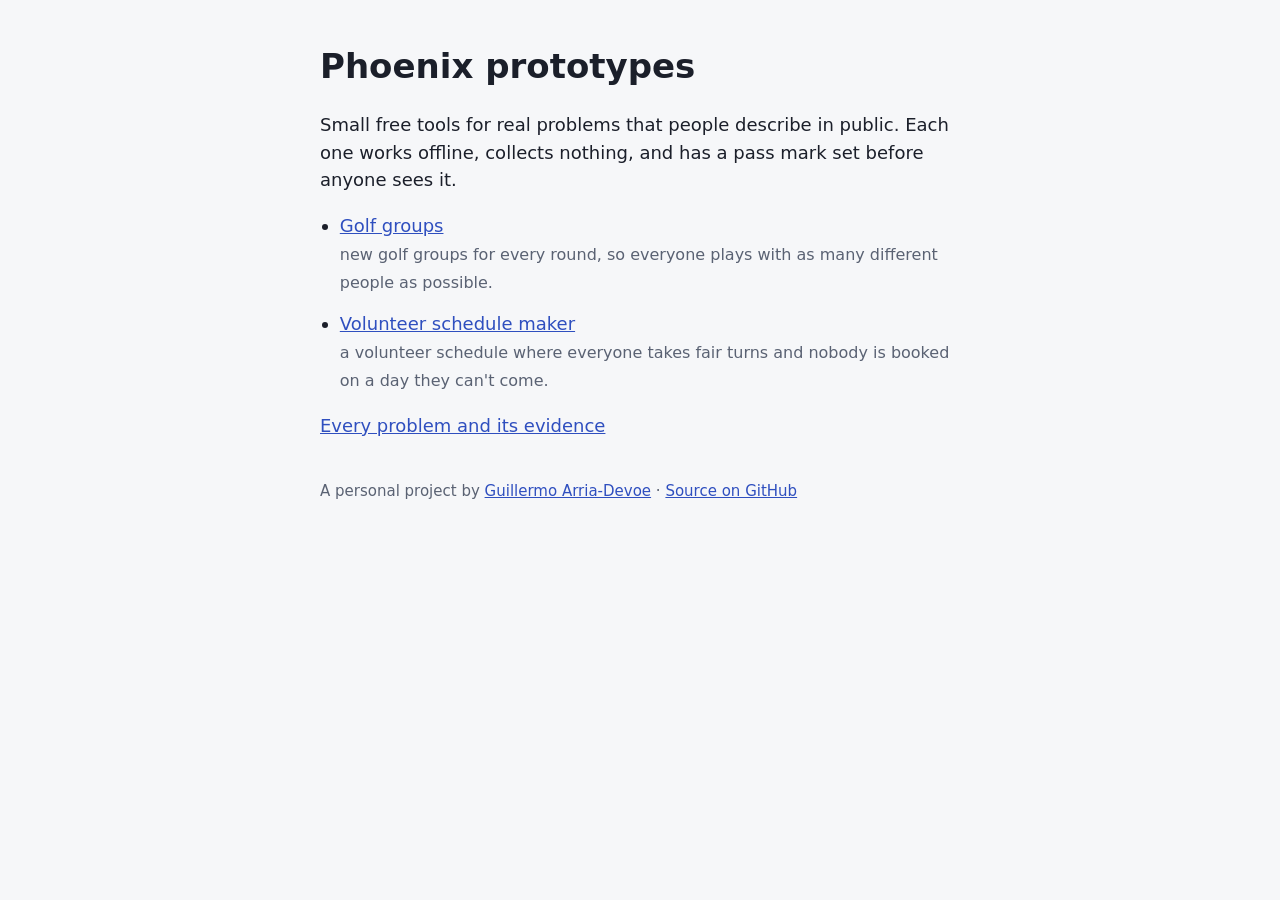
<file: index.html>
<!doctype html>
<html lang="en">
<head>
  <meta charset="utf-8">
  <meta name="viewport" content="width=device-width, initial-scale=1">
  <title>Phoenix prototypes</title>
  <meta name="description" content="Small free tools for real problems people describe in public, built at night by Phoenix.">
  <style>
    :root { color-scheme: light dark; --bg: #f6f7f9; --fg: #1b1f2a; --muted: #5a6273; --link: #2f4fbf; }
    @media (prefers-color-scheme: dark) { :root { --bg: #10131c; --fg: #e8eaf1; --muted: #a2a9ba; --link: #a9b8ff; } }
    body { margin: 0; background: var(--bg); color: var(--fg); font: 18px/1.55 system-ui, sans-serif; padding: 40px 16px; }
    main { max-width: 640px; margin: 0 auto; }
    h1 { margin: 0 0 8px; font-size: 34px; }
    p, li { max-width: 60ch; }
    ul { padding-left: 1.1em; }
    li { margin-bottom: 14px; }
    li span { color: var(--muted); font-size: 16px; }
    a { color: var(--link); }
    footer { margin-top: 40px; color: var(--muted); font-size: 15px; }
  </style>
</head>
<body>
  <main>
    <h1>Phoenix prototypes</h1>
    <p>Small free tools for real problems that people describe in public. Each one works offline,
    collects nothing, and has a pass mark set before anyone sees it.</p>
    <ul>
      <li><a href="prototypes/golf-groups/">Golf groups</a><br><span>new golf groups for every round, so everyone plays with as many different people as possible.</span></li>
      <li><a href="prototypes/volunteer-schedule/">Volunteer schedule maker</a><br><span>a volunteer schedule where everyone takes fair turns and nobody is booked on a day they can&#x27;t come.</span></li>
    </ul>
    <p><a href="https://github.com/guillearria/phoenix/blob/main/prototypes/IDEAS.md">Every problem and its evidence</a></p>
    <footer>A personal project by <a href="https://github.com/guillearria">Guillermo Arria-Devoe</a> ·
    <a href="https://github.com/guillearria/phoenix">Source on GitHub</a></footer>
  </main>
</body>
</html>
</file>
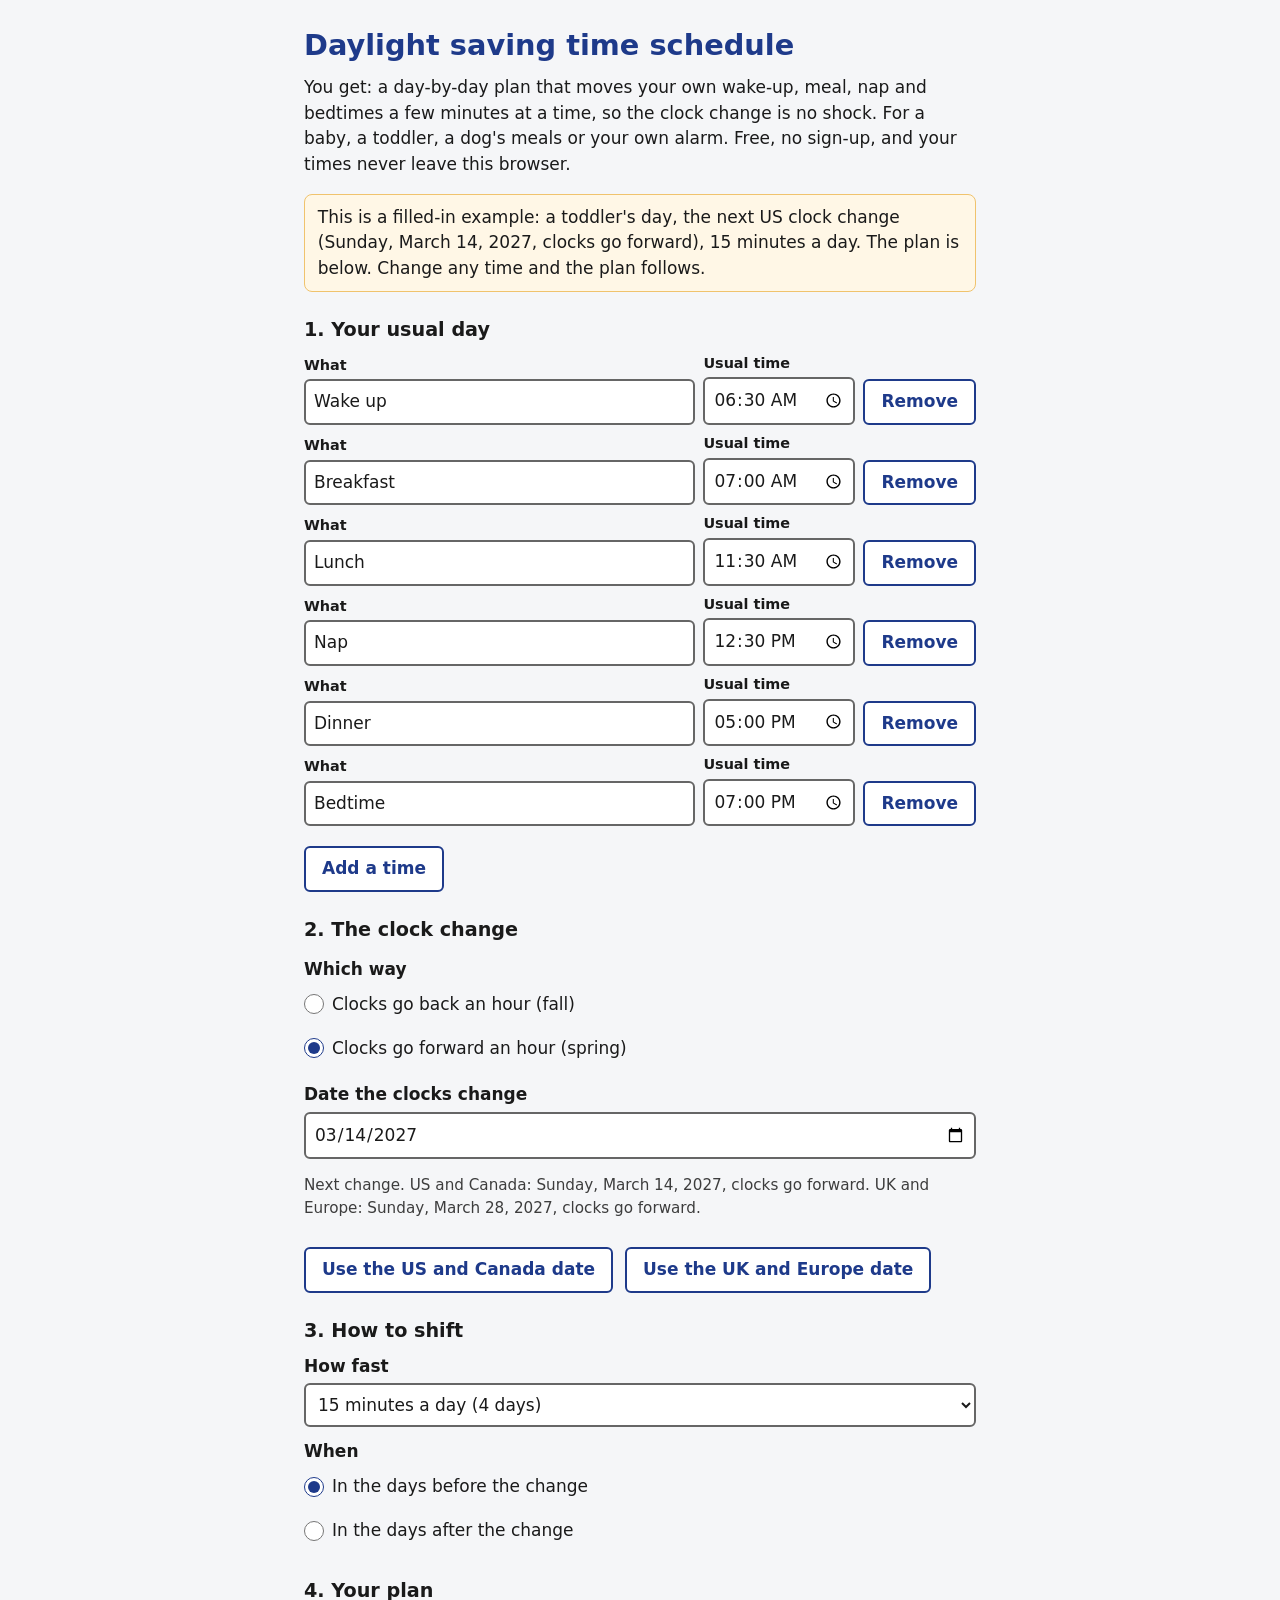
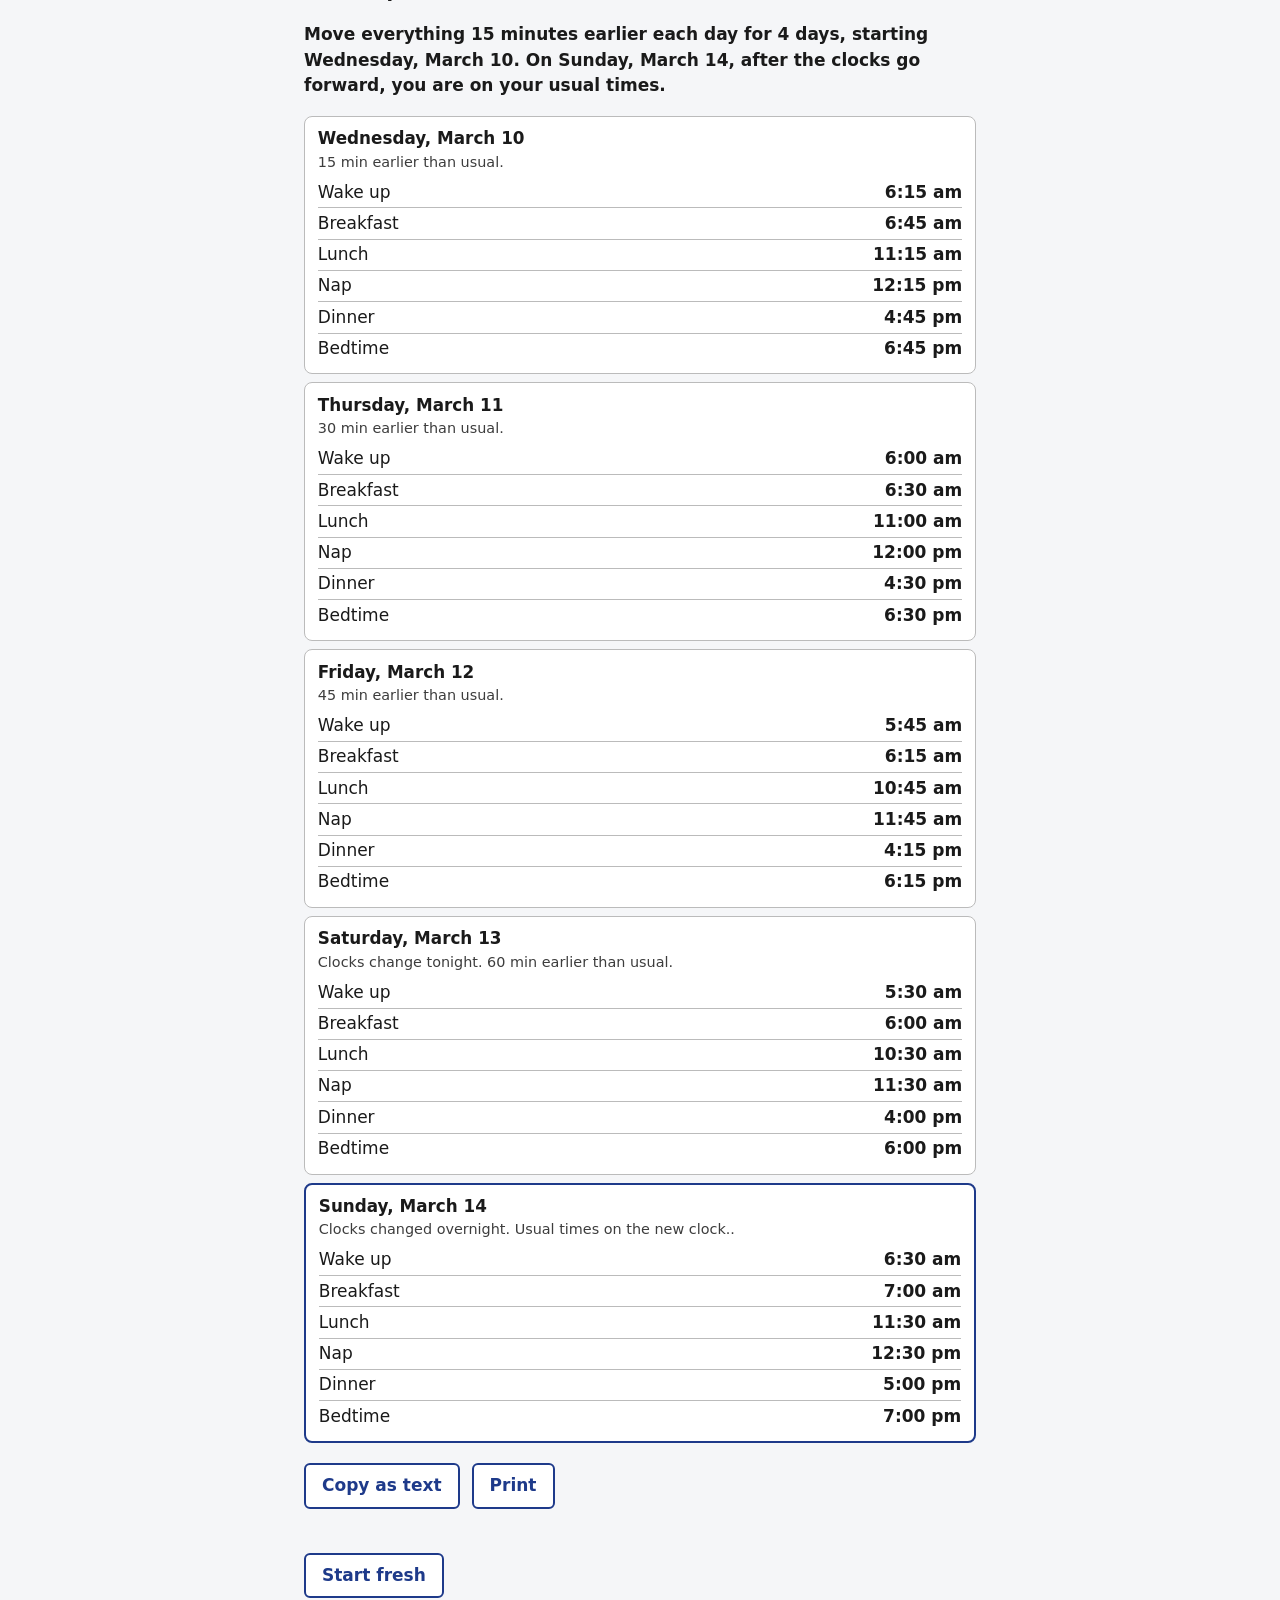
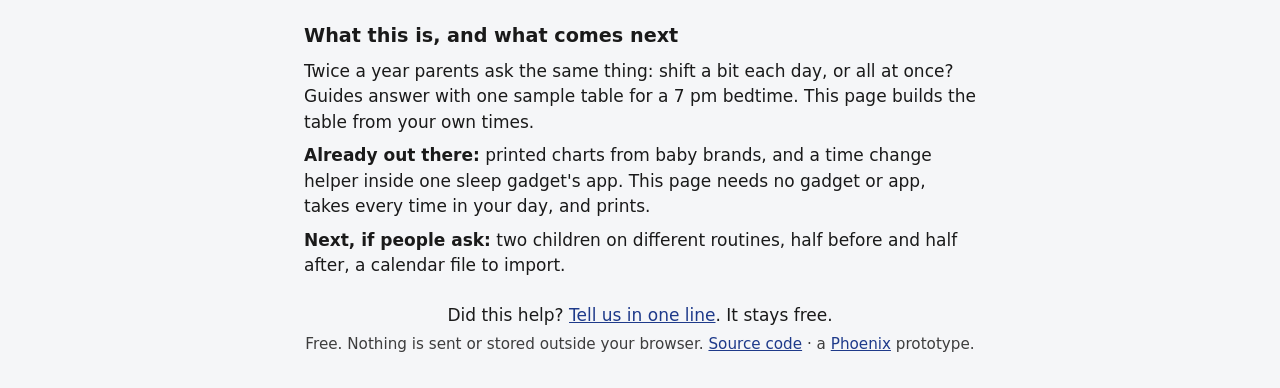
<file: prototypes/daylight-saving-schedule/index.html>
<!doctype html>
<html lang="en">
<head>
<meta charset="utf-8">
<meta name="viewport" content="width=device-width, initial-scale=1">
<meta http-equiv="Content-Security-Policy" content="default-src 'none'; script-src 'self'; style-src 'self'; img-src 'self'; connect-src 'none'; form-action 'none'; base-uri 'none'">
<title>Daylight saving time schedule: shift your day a little at a time</title>
<link rel="stylesheet" href="style.css">
</head>
<body>
<main>
  <h1>Daylight saving time schedule</h1>
  <p class="lead">You get: a day-by-day plan that moves your own wake-up, meal, nap and bedtimes a few minutes
    at a time, so the clock change is no shock.
    For a baby, a toddler, a dog's meals or your own alarm. Free, no sign-up, and your times never leave this browser.</p>
  <p class="example" id="example-note">This is a filled-in example: a toddler's day, the next US clock change
    (<span id="example-when">Sunday, November 1, 2026</span>), 15 minutes a day. The plan is below.
    Change any time and the plan follows.</p>

  <section aria-labelledby="h-day">
    <h2 id="h-day">1. Your usual day</h2>
    <div id="items"></div>
    <button type="button" id="add" class="secondary">Add a time</button>
  </section>

  <section aria-labelledby="h-change">
    <h2 id="h-change">2. The clock change</h2>
    <fieldset>
      <legend>Which way</legend>
      <label class="choice"><input type="radio" name="dir" value="back" checked> Clocks go back an hour (fall)</label>
      <label class="choice"><input type="radio" name="dir" value="forward"> Clocks go forward an hour (spring)</label>
    </fieldset>
    <label for="date">Date the clocks change</label>
    <input id="date" type="date">
    <p class="hint" id="next"></p>
    <div class="row">
      <button type="button" id="use-us" class="secondary">Use the US and Canada date</button>
      <button type="button" id="use-eu" class="secondary">Use the UK and Europe date</button>
    </div>

    <h2>3. How to shift</h2>
    <label for="step">How fast</label>
    <select id="step">
      <option value="10">10 minutes a day (6 days)</option>
      <option value="15" selected>15 minutes a day (4 days)</option>
      <option value="20">20 minutes a day (3 days)</option>
      <option value="30">30 minutes a day (2 days)</option>
    </select>
    <fieldset>
      <legend>When</legend>
      <label class="choice"><input type="radio" name="when" value="before" checked> In the days before the change</label>
      <label class="choice"><input type="radio" name="when" value="after"> In the days after the change</label>
    </fieldset>
  </section>

  <section id="out" aria-labelledby="h-plan">
    <h2 id="h-plan">4. Your plan</h2>
    <p id="summary" class="summary" aria-live="polite"></p>
    <div id="days"></div>
    <div class="row actions">
      <button type="button" id="copy" class="secondary">Copy as text</button>
      <button type="button" id="print" class="secondary">Print</button>
    </div>
    <p id="copied" class="hint" aria-live="polite"></p>
  </section>

  <p class="foot"><button type="button" id="clear" class="secondary">Start fresh</button></p>

  <section class="about" aria-labelledby="h-about">
    <h2 id="h-about">What this is, and what comes next</h2>
    <p>Twice a year parents ask the same thing: shift a bit each day, or all at once? Guides answer with one
      sample table for a 7 pm bedtime. This page builds the table from your own times.</p>
    <p><strong>Already out there:</strong> printed charts from baby brands, and a time change helper inside one
      sleep gadget's app. This page needs no gadget or app, takes every time in your day, and prints.</p>
    <p><strong>Next, if people ask:</strong> two children on different routines, half before and half after,
      a calendar file to import.</p>
  </section>

  <footer class="feedback">
    <p>Did this help? <a href="https://github.com/guillearria/phoenix/issues/new?title=Daylight+saving+time+schedule%3A+feedback&body=What+did+you+try%2C+and+what+happened%3F%0A%0A">Tell us in one line</a>. It stays free.</p>
    <p class="trust">Free. Nothing is sent or stored outside your browser.
      <a href="https://github.com/guillearria/phoenix/tree/main/prototypes/daylight-saving-schedule">Source code</a> ·
      a <a href="https://guillearria.github.io/phoenix/">Phoenix</a> prototype.</p>
  </footer>
</main>
<script src="script.js"></script>
</body>
</html>
</file>
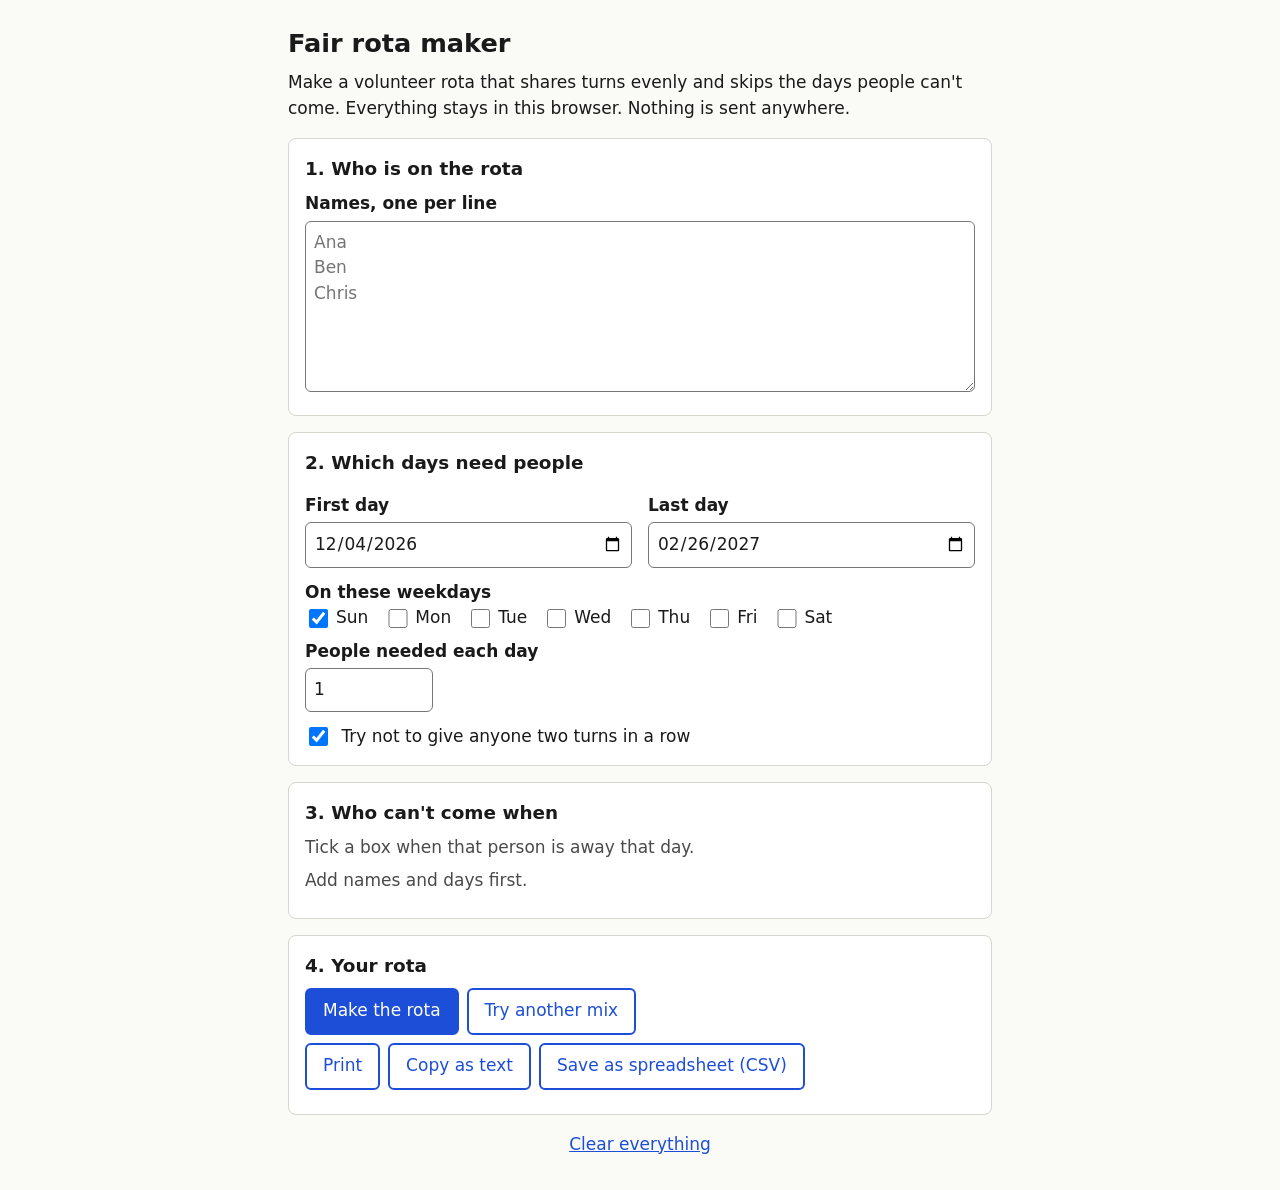
<file: prototypes/fair-rota/index.html>
<!doctype html>
<html lang="en">
<head>
<meta charset="utf-8">
<meta name="viewport" content="width=device-width, initial-scale=1">
<title>Fair rota maker</title>
<link rel="stylesheet" href="style.css">
</head>
<body>
<main>
  <h1>Fair rota maker</h1>
  <p class="lead">Make a volunteer rota that shares turns evenly and skips the days people can't come.
    Everything stays in this browser. Nothing is sent anywhere.</p>

  <section aria-labelledby="h-people">
    <h2 id="h-people">1. Who is on the rota</h2>
    <label for="people">Names, one per line</label>
    <textarea id="people" rows="6" placeholder="Ana&#10;Ben&#10;Chris"></textarea>
  </section>

  <section aria-labelledby="h-dates">
    <h2 id="h-dates">2. Which days need people</h2>
    <div class="row">
      <div>
        <label for="start">First day</label>
        <input type="date" id="start">
      </div>
      <div>
        <label for="end">Last day</label>
        <input type="date" id="end">
      </div>
    </div>
    <fieldset>
      <legend>On these weekdays</legend>
      <div class="days" id="days"></div>
    </fieldset>
    <label for="slots">People needed each day</label>
    <input type="number" id="slots" min="1" max="20" value="1" inputmode="numeric">
    <div class="check">
      <input type="checkbox" id="avoid" checked>
      <label for="avoid">Try not to give anyone two turns in a row</label>
    </div>
  </section>

  <section aria-labelledby="h-away">
    <h2 id="h-away">3. Who can't come when</h2>
    <p class="hint">Tick a box when that person is away that day.</p>
    <div id="away" class="scroll" tabindex="0" role="region" aria-labelledby="h-away"></div>
  </section>

  <section class="rota" aria-labelledby="h-rota">
    <h2 id="h-rota">4. Your rota</h2>
    <div class="buttons">
      <button type="button" id="make">Make the rota</button>
      <button type="button" id="shuffle" class="secondary">Try another mix</button>
    </div>
    <div id="result" aria-live="polite"></div>
    <div class="buttons" id="out-buttons" hidden>
      <button type="button" id="print" class="secondary">Print</button>
      <button type="button" id="copy" class="secondary">Copy as text</button>
      <button type="button" id="csv" class="secondary">Save as spreadsheet (CSV)</button>
    </div>
    <p id="status" class="hint" role="status"></p>
  </section>

  <p class="foot"><button type="button" id="clear" class="link">Clear everything</button></p>
</main>
<script src="script.js"></script>
</body>
</html>
</file>
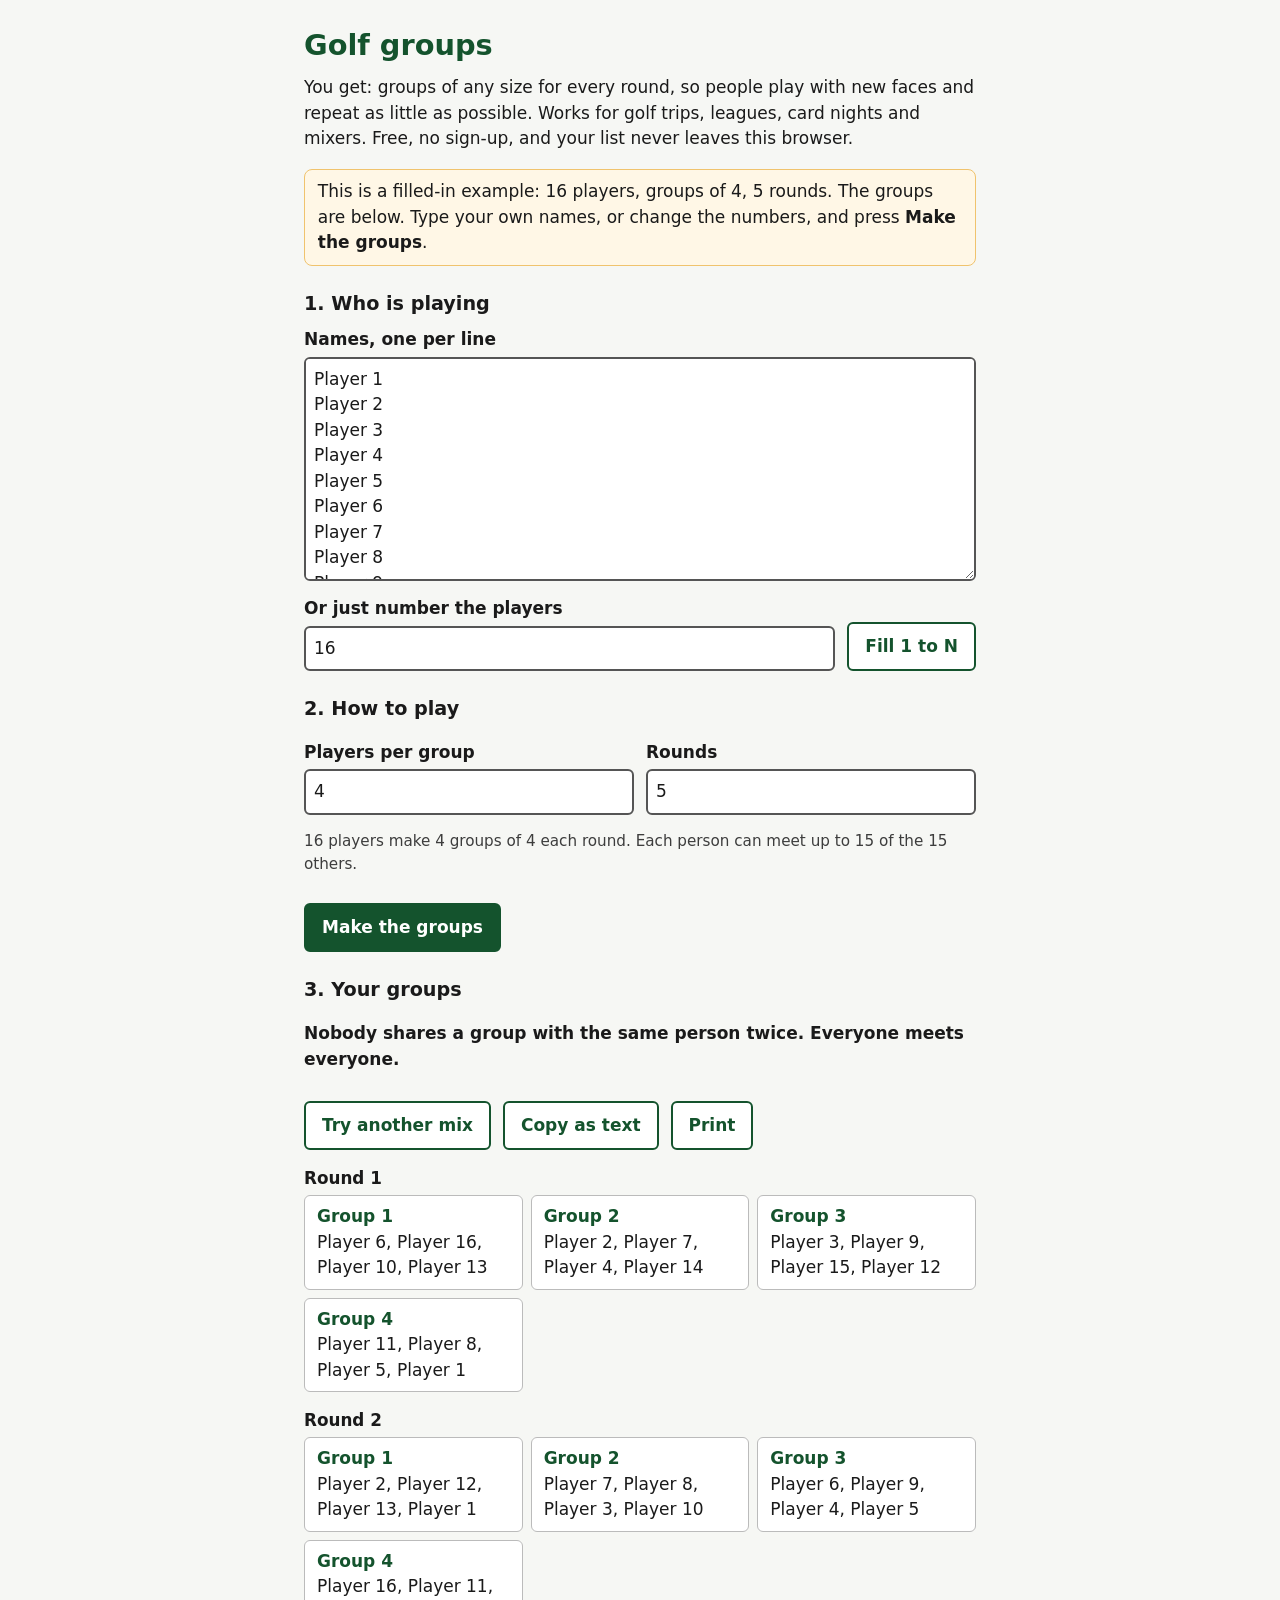
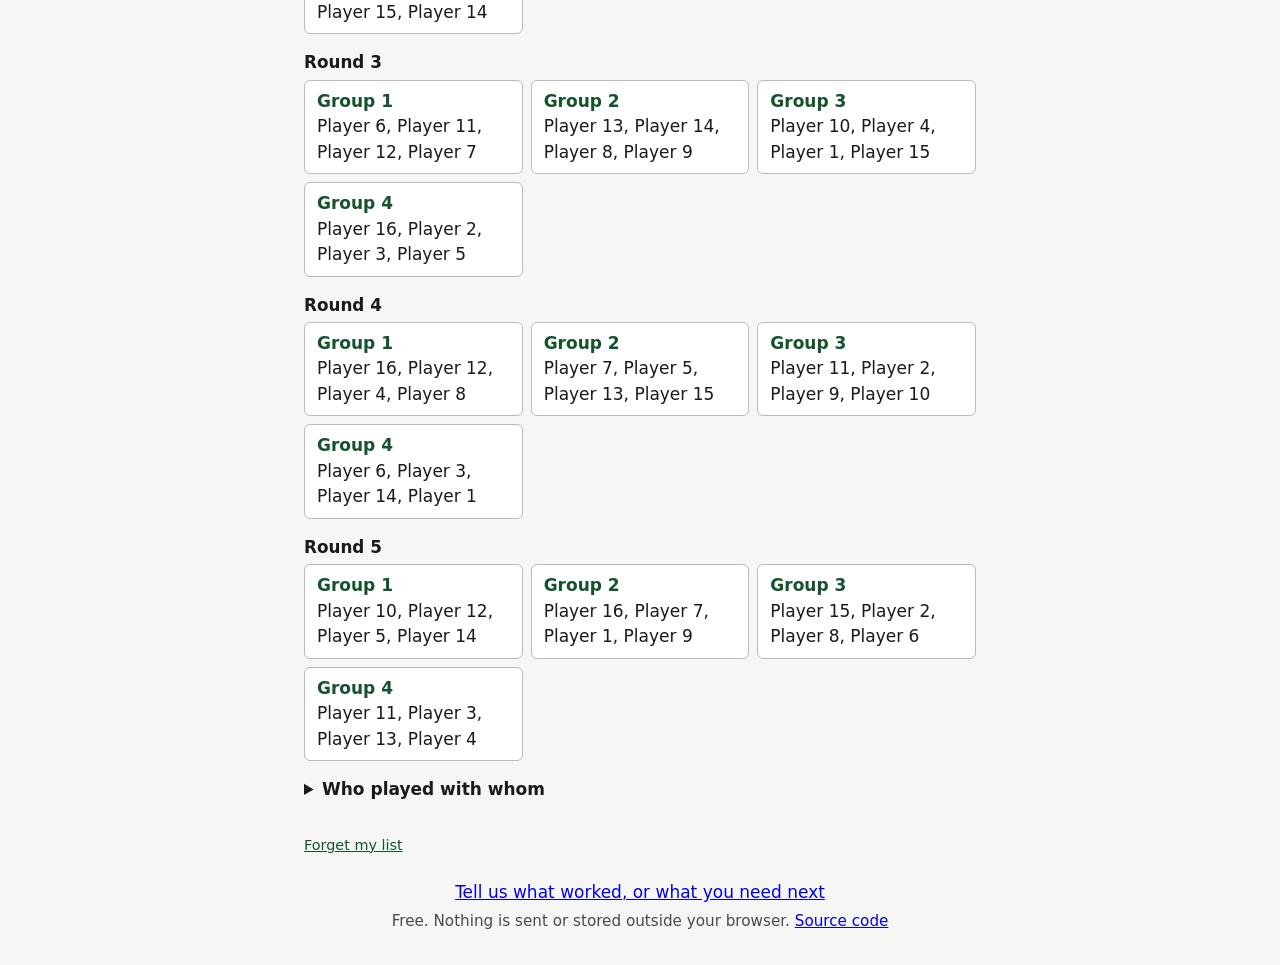
<file: prototypes/golf-groups/index.html>
<!doctype html>
<html lang="en">
<head>
<meta charset="utf-8">
<meta name="viewport" content="width=device-width, initial-scale=1">
<meta http-equiv="Content-Security-Policy" content="default-src 'none'; script-src 'self'; style-src 'self'; img-src 'self'; connect-src 'none'; form-action 'none'; base-uri 'none'">
<title>Golf groups: mix everyone, repeat little</title>
<link rel="stylesheet" href="style.css">
</head>
<body>
<main>
  <h1>Golf groups</h1>
  <p class="lead">You get: groups of any size for every round, so people play with new faces and repeat as little as possible.
  Works for golf trips, leagues, card nights and mixers. Free, no sign-up, and your list never leaves this browser.</p>
  <p class="example" id="example-note">This is a filled-in example: 16 players, groups of 4, 5 rounds. The groups are below.
    Type your own names, or change the numbers, and press <strong>Make the groups</strong>.</p>

  <section aria-labelledby="setup">
    <h2 id="setup">1. Who is playing</h2>
    <label for="names">Names, one per line</label>
    <textarea id="names" rows="8" spellcheck="false" placeholder="Ann&#10;Ben&#10;Cara&#10;..."></textarea>
    <div class="row">
      <div>
        <label for="count">Or just number the players</label>
        <input id="count" type="number" min="2" max="200" value="16" inputmode="numeric">
      </div>
      <button type="button" id="fill" class="secondary">Fill 1 to N</button>
    </div>

    <h2>2. How to play</h2>
    <div class="row">
      <div>
        <label for="size">Players per group</label>
        <input id="size" type="number" min="2" max="12" value="4" inputmode="numeric">
      </div>
      <div>
        <label for="rounds">Rounds</label>
        <input id="rounds" type="number" min="1" max="60" value="5" inputmode="numeric">
      </div>
    </div>
    <p class="hint" id="math" aria-live="polite"></p>
    <button type="button" id="make">Make the groups</button>
  </section>

  <section id="out" hidden aria-labelledby="result">
    <h2 id="result">3. Your groups</h2>
    <p id="summary" class="summary" aria-live="polite"></p>
    <div class="row actions">
      <button type="button" id="again" class="secondary">Try another mix</button>
      <button type="button" id="copy" class="secondary">Copy as text</button>
      <button type="button" id="print" class="secondary">Print</button>
    </div>
    <p id="copied" class="hint" aria-live="polite"></p>
    <div id="rounds-out"></div>
    <details>
      <summary>Who played with whom</summary>
      <p class="hint">How many rounds each person shared a group with each other person.</p>
      <div id="per-player"></div>
    </details>
  </section>

  <p class="foot"><button type="button" id="clear" class="link">Forget my list</button></p>


  <footer class="feedback">
    <p><a href="https://github.com/guillearria/phoenix/issues/new?title=Golf+groups%3A+feedback&body=What+worked%2C+and+what+do+you+need+next%3F%0A%0A">Tell us what worked, or what you need next</a></p>
    <p class="trust">Free. Nothing is sent or stored outside your browser.
      <a href="https://github.com/guillearria/phoenix/tree/main/prototypes/golf-groups">Source code</a></p>
  </footer>
</main>
<script src="script.js"></script>
</body>
</html>
</file>
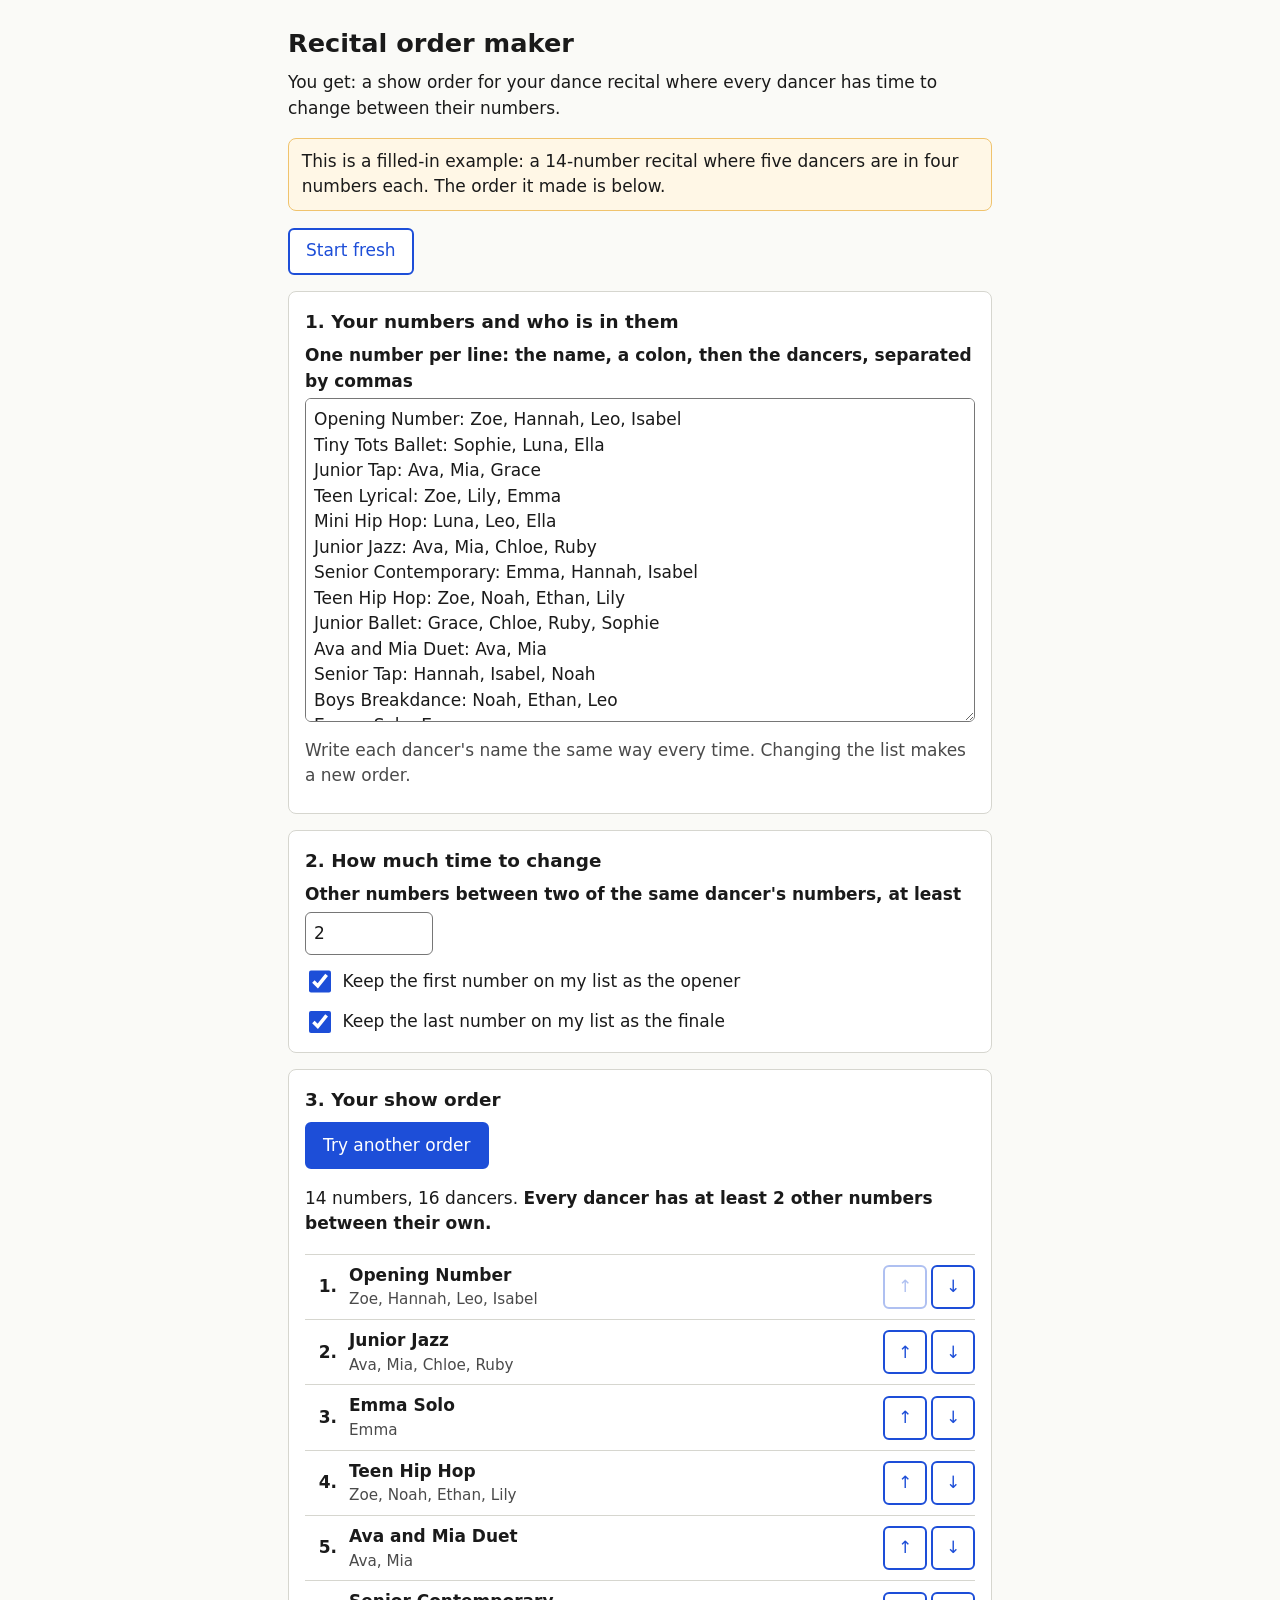
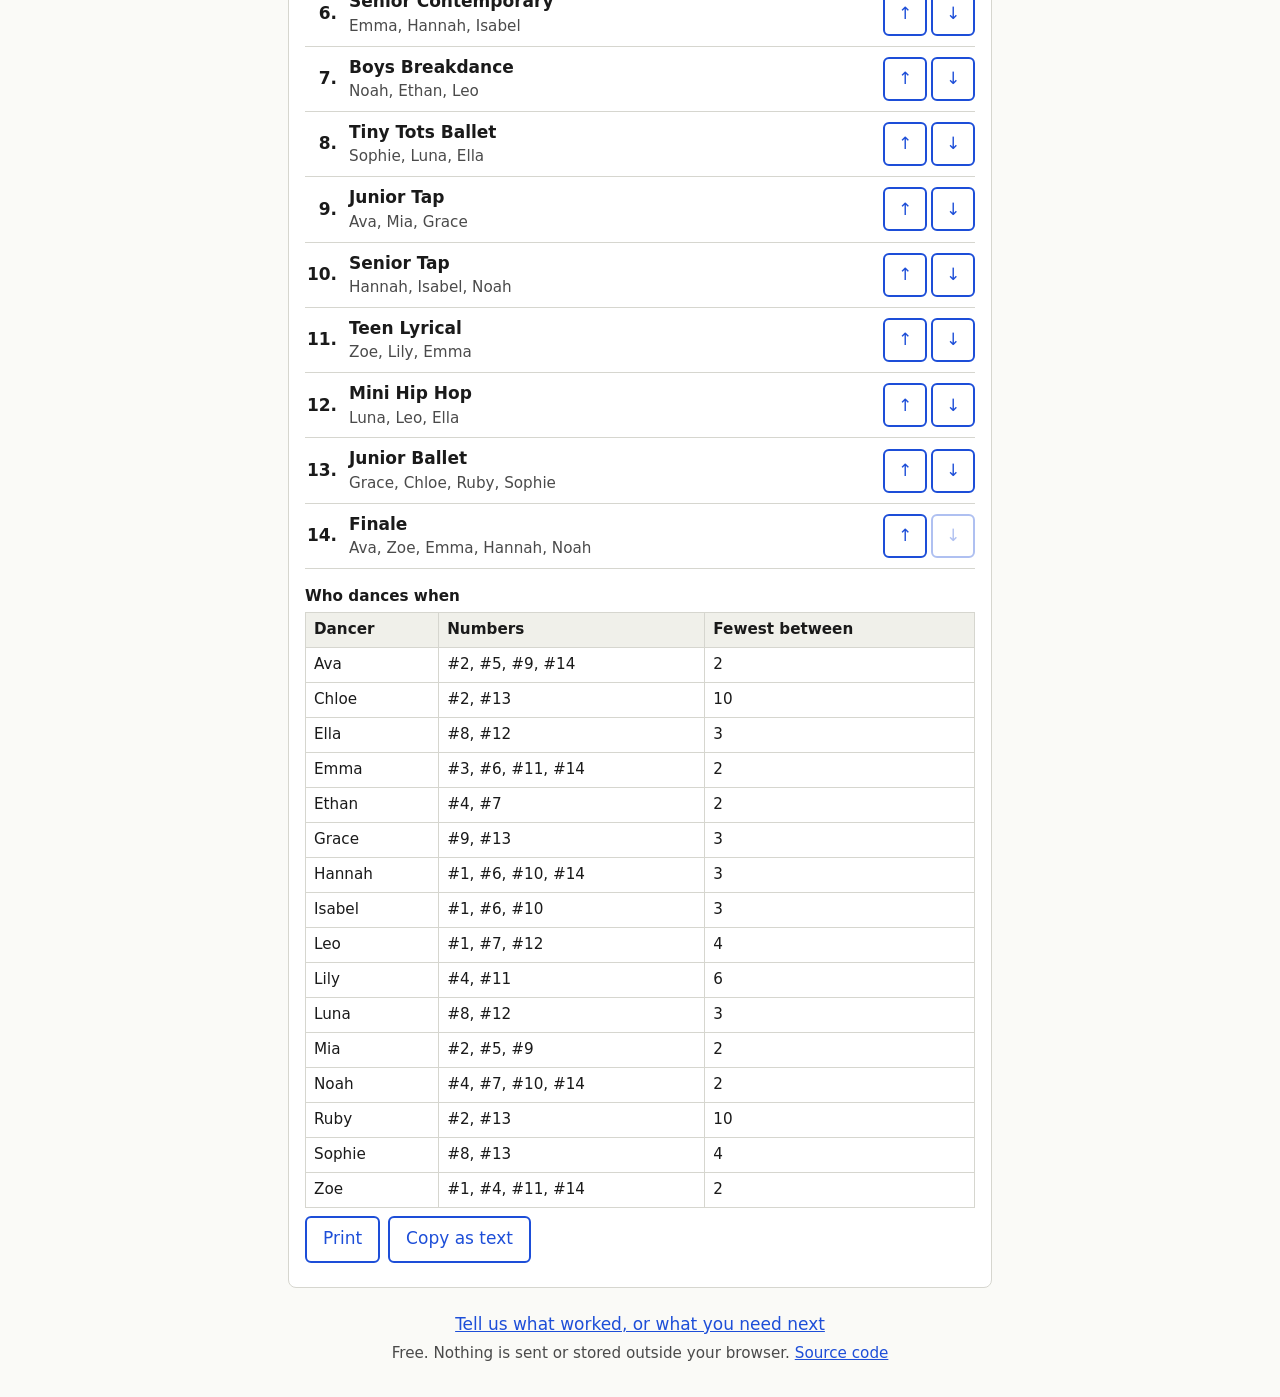
<file: prototypes/recital-order/index.html>
<!doctype html>
<html lang="en">
<head>
<meta charset="utf-8">
<meta name="viewport" content="width=device-width, initial-scale=1">
<title>Recital order maker</title>
<link rel="stylesheet" href="style.css">
</head>
<body>
<main>
  <h1>Recital order maker</h1>
  <p class="lead">You get: a show order for your dance recital where every dancer has time to change between their numbers.</p>
  <p class="example" id="example-note">This is a filled-in example: a 14-number recital where five dancers are in four numbers each.
    The order it made is below.</p>
  <p class="tools"><button type="button" id="fresh" class="secondary">Start fresh</button>
    <span id="cleared" hidden>Cleared. <button type="button" id="undo" class="link">Undo</button></span></p>

  <section aria-labelledby="h-list">
    <h2 id="h-list">1. Your numbers and who is in them</h2>
    <label for="list">One number per line: the name, a colon, then the dancers, separated by commas</label>
    <textarea id="list" rows="12" spellcheck="false" placeholder="Junior Tap: Ava, Mia, Grace&#10;Teen Lyrical: Zoe, Lily, Emma"></textarea>
    <p class="hint">Write each dancer's name the same way every time. Changing the list makes a new order.</p>
  </section>

  <section aria-labelledby="h-rules">
    <h2 id="h-rules">2. How much time to change</h2>
    <label for="gap">Other numbers between two of the same dancer's numbers, at least</label>
    <input type="number" id="gap" min="1" max="10" value="2" inputmode="numeric">
    <div class="check">
      <input type="checkbox" id="pin-first" checked>
      <label for="pin-first">Keep the first number on my list as the opener</label>
    </div>
    <div class="check">
      <input type="checkbox" id="pin-last" checked>
      <label for="pin-last">Keep the last number on my list as the finale</label>
    </div>
  </section>

  <section class="order" aria-labelledby="h-order">
    <h2 id="h-order">3. Your show order</h2>
    <div class="buttons screen-only">
      <button type="button" id="shuffle">Try another order</button>
    </div>
    <div id="summary" aria-live="polite"></div>
    <ol id="result"></ol>
    <div id="who"></div>
    <div class="buttons screen-only" id="out-buttons" hidden>
      <button type="button" id="print" class="secondary">Print</button>
      <button type="button" id="copy" class="secondary">Copy as text</button>
    </div>
    <p id="status" class="hint" role="status"></p>
  </section>

  <footer class="feedback">
    <p><a href="https://github.com/guillearria/phoenix/issues/new?title=Recital+order+maker%3A+feedback&body=What+worked%2C+and+what+do+you+need+next%3F%0A%0A">Tell us what worked, or what you need next</a></p>
    <p class="trust">Free. Nothing is sent or stored outside your browser.
      <a href="https://github.com/guillearria/phoenix/tree/main/prototypes/recital-order">Source code</a></p>
  </footer>
</main>
<script src="script.js"></script>
</body>
</html>
</file>
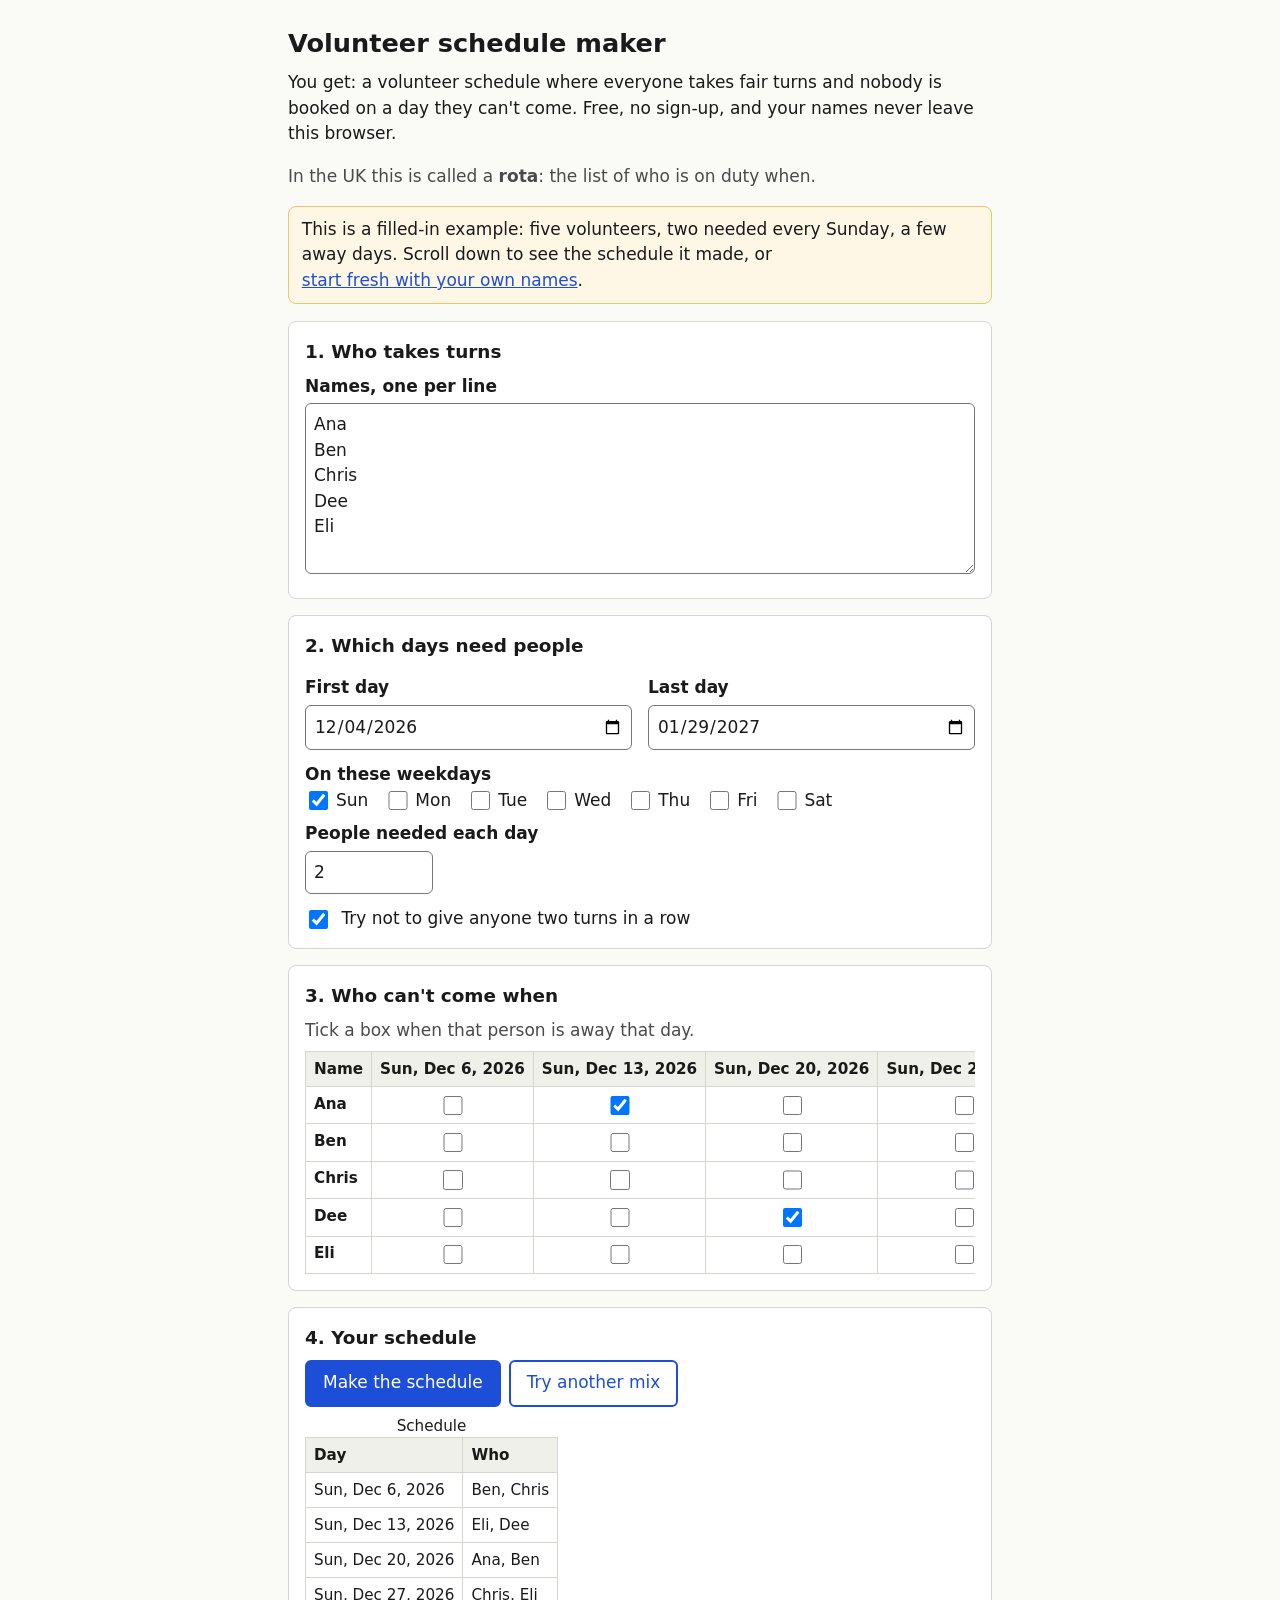
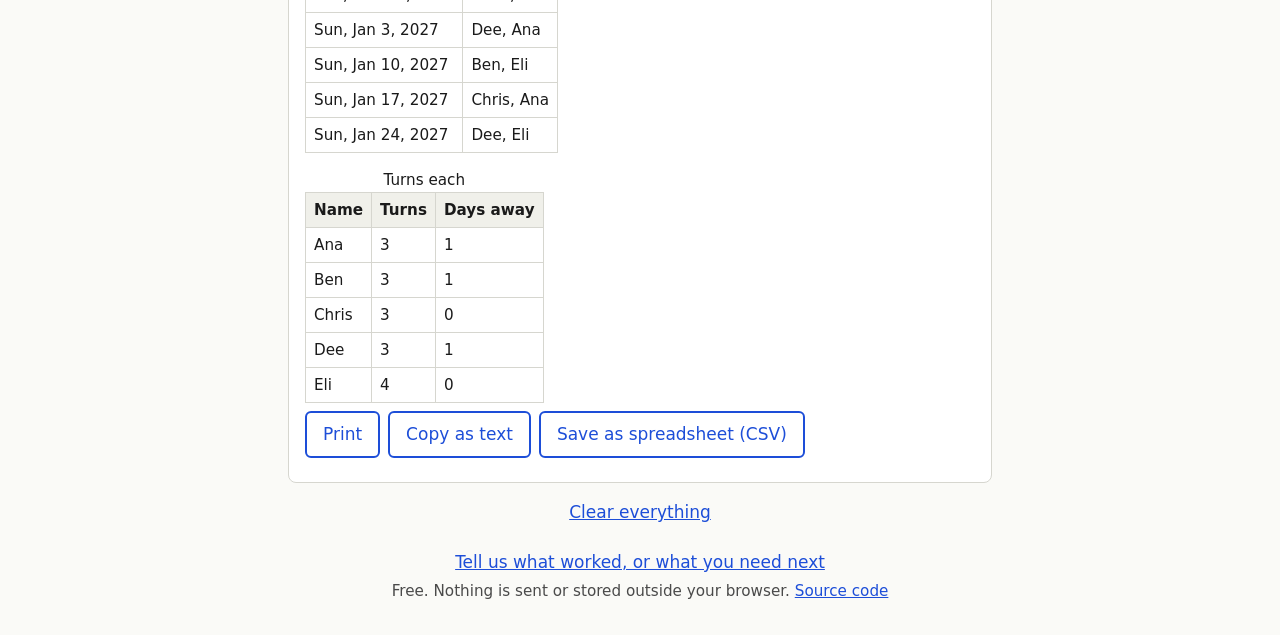
<file: prototypes/volunteer-schedule/index.html>
<!doctype html>
<html lang="en">
<head>
<meta charset="utf-8">
<meta name="viewport" content="width=device-width, initial-scale=1">
<title>Volunteer schedule maker</title>
<link rel="stylesheet" href="style.css">
</head>
<body>
<main>
  <h1>Volunteer schedule maker</h1>
  <p class="lead">You get: a volunteer schedule where everyone takes fair turns and nobody is booked on a day they can't come.
    Free, no sign-up, and your names never leave this browser.</p>
  <p class="hint">In the UK this is called a <strong>rota</strong>: the list of who is on duty when.</p>
  <p class="example" id="example-note">This is a filled-in example: five volunteers, two needed every Sunday, a few away days.
    Scroll down to see the schedule it made, or <button type="button" id="fresh" class="link">start fresh with your own names</button>.</p>

  <section aria-labelledby="h-people">
    <h2 id="h-people">1. Who takes turns</h2>
    <label for="people">Names, one per line</label>
    <textarea id="people" rows="6" placeholder="Ana&#10;Ben&#10;Chris"></textarea>
  </section>

  <section aria-labelledby="h-dates">
    <h2 id="h-dates">2. Which days need people</h2>
    <div class="row">
      <div>
        <label for="start">First day</label>
        <input type="date" id="start">
      </div>
      <div>
        <label for="end">Last day</label>
        <input type="date" id="end">
      </div>
    </div>
    <fieldset>
      <legend>On these weekdays</legend>
      <div class="days" id="days"></div>
    </fieldset>
    <label for="slots">People needed each day</label>
    <input type="number" id="slots" min="1" max="20" value="1" inputmode="numeric">
    <div class="check">
      <input type="checkbox" id="avoid" checked>
      <label for="avoid">Try not to give anyone two turns in a row</label>
    </div>
  </section>

  <section aria-labelledby="h-away">
    <h2 id="h-away">3. Who can't come when</h2>
    <p class="hint">Tick a box when that person is away that day.</p>
    <div id="away" class="scroll" tabindex="0" role="region" aria-labelledby="h-away"></div>
  </section>

  <section class="rota" aria-labelledby="h-rota">
    <h2 id="h-rota">4. Your schedule</h2>
    <div class="buttons">
      <button type="button" id="make">Make the schedule</button>
      <button type="button" id="shuffle" class="secondary">Try another mix</button>
    </div>
    <div id="result" aria-live="polite"></div>
    <div class="buttons" id="out-buttons" hidden>
      <button type="button" id="print" class="secondary">Print</button>
      <button type="button" id="copy" class="secondary">Copy as text</button>
      <button type="button" id="csv" class="secondary">Save as spreadsheet (CSV)</button>
    </div>
    <p id="status" class="hint" role="status"></p>
  </section>

  <p class="foot"><button type="button" id="clear" class="link">Clear everything</button>
    <span id="cleared" hidden>Cleared. <button type="button" id="undo" class="link">Undo</button></span></p>


  <footer class="feedback">
    <p><a href="https://github.com/guillearria/phoenix/issues/new?title=Volunteer+schedule+maker%3A+feedback&body=What+worked%2C+and+what+do+you+need+next%3F%0A%0A">Tell us what worked, or what you need next</a></p>
    <p class="trust">Free. Nothing is sent or stored outside your browser.
      <a href="https://github.com/guillearria/phoenix/tree/main/prototypes/volunteer-schedule">Source code</a></p>
  </footer>
</main>
<script src="script.js"></script>
</body>
</html>
</file>
<file: prototypes/daylight-saving-schedule/style.css>
* { box-sizing: border-box; }
:root {
  --ink: #1a1a1a; --soft: #3d3d3d; --bg: #f5f6f8; --card: #fff; --line: #bbb;
  --accent: #1e3a8a; --on-accent: #fff; --note: #fff7e6; --note-line: #f0c36d; --error: #9b1c1c;
}
@media (prefers-color-scheme: dark) {
  :root {
    --ink: #ececec; --soft: #c4c4c4; --bg: #15171c; --card: #22252d; --line: #4a4f5c;
    --accent: #93b4ff; --on-accent: #10131a; --note: #2e2717; --note-line: #8a6d2c; --error: #ff9b9b;
  }
}
body {
  margin: 0;
  font: 17px/1.5 system-ui, -apple-system, "Segoe UI", Roboto, sans-serif;
  color: var(--ink);
  background: var(--bg);
}
main { max-width: 44rem; margin: 0 auto; padding: 1rem; }
h1 { margin: 0.5rem 0; font-size: 1.8rem; color: var(--accent); }
h2 { font-size: 1.2rem; margin: 1.5rem 0 0.5rem; }
.lead { margin-top: 0; }
label { display: block; font-weight: 600; margin: 0.5rem 0 0.25rem; }
input, select {
  width: 100%;
  min-height: 2.75rem;
  font: inherit;
  padding: 0.5rem;
  border: 2px solid #666;
  border-radius: 6px;
  background: var(--card);
  color: var(--ink);
}
input[type="radio"] { width: 1.25rem; min-height: 1.25rem; margin: 0 0.5rem 0 0; accent-color: var(--accent); }
fieldset { border: 0; padding: 0; margin: 0.75rem 0; }
legend { font-weight: 600; padding: 0; }
label.choice { display: flex; align-items: center; font-weight: 400; min-height: 2.75rem; margin: 0; cursor: pointer; }
.row { display: flex; flex-wrap: wrap; gap: 0.75rem; align-items: flex-end; }
.item { display: grid; grid-template-columns: 1fr 9.5rem auto; gap: 0.5rem; align-items: end; margin-bottom: 0.5rem; }
.item label { font-size: 0.9rem; margin: 0 0 0.2rem; }
.item button { margin: 0; }
button {
  font: inherit;
  font-weight: 600;
  min-height: 2.75rem;
  padding: 0.5rem 1rem;
  margin-top: 0.75rem;
  border: 2px solid var(--accent);
  border-radius: 6px;
  background: var(--accent);
  color: var(--on-accent);
  cursor: pointer;
}
button.secondary { background: var(--card); color: var(--accent); }
:focus-visible { outline: 3px solid #d97706; outline-offset: 2px; }
.hint { color: var(--soft); font-size: 0.95rem; }
.error { color: var(--error); font-weight: 600; }
.summary { font-weight: 600; }
.day { background: var(--card); border: 1px solid var(--line); border-radius: 8px; padding: 0.6rem 0.8rem; margin: 0.5rem 0; }
.day h3 { margin: 0 0 0.25rem; font-size: 1.05rem; }
.day .tag { display: block; font-weight: 400; font-size: 0.9rem; color: var(--soft); }
.day.change { border: 2px solid var(--accent); }
.day ul { list-style: none; margin: 0; padding: 0; }
.day li { display: flex; justify-content: space-between; gap: 1rem; padding: 0.15rem 0; border-top: 1px solid var(--line); }
.day li:first-child { border-top: 0; }
.day li b { font-variant-numeric: tabular-nums; }
.example { background: var(--note); border: 1px solid var(--note-line); border-radius: 8px; padding: 0.6rem 0.8rem; }
.example[hidden] { display: none; }
.foot { margin-top: 2rem; }
.about p { margin: 0.5rem 0; }
.feedback { text-align: center; margin: 1.5rem 0 1rem; }
.feedback p { margin: 0.3rem 0; }
.trust { color: var(--soft); font-size: 0.95rem; }
a { color: var(--accent); }
@media (max-width: 30rem) {
  .item { grid-template-columns: 1fr 7.5rem; }
  .item button { grid-column: 1 / -1; }
}
@media print {
  body { background: #fff; color: #000; }
  section[aria-labelledby="h-day"], section[aria-labelledby="h-change"], .actions, .foot, #copied,
  .example, .about, .feedback, .lead { display: none; }
  .day { break-inside: avoid; border-color: #888; }
}
</file>
<file: prototypes/fair-rota/style.css>
* { box-sizing: border-box; }
body {
  margin: 0;
  font: 17px/1.5 system-ui, -apple-system, "Segoe UI", Roboto, sans-serif;
  color: #1a1a1a;
  background: #fafaf7;
}
main { max-width: 46rem; margin: 0 auto; padding: 1rem; }
h1 { font-size: 1.6rem; margin: 0.5rem 0; }
h2 { font-size: 1.15rem; margin: 0 0 0.5rem; }
.lead { margin-top: 0; }
section {
  background: #fff;
  border: 1px solid #d6d6cf;
  border-radius: 8px;
  padding: 1rem;
  margin: 1rem 0;
}
label { display: block; font-weight: 600; margin: 0.5rem 0 0.25rem; }
input[type="date"], input[type="number"], textarea {
  font: inherit;
  width: 100%;
  padding: 0.5rem;
  border: 1px solid #767676;
  border-radius: 6px;
  background: #fff;
  color: inherit;
}
input[type="number"] { max-width: 8rem; }
.row { display: flex; gap: 1rem; flex-wrap: wrap; }
.row > div { flex: 1 1 12rem; }
fieldset { border: 0; padding: 0; margin: 0.75rem 0 0; }
legend { font-weight: 600; padding: 0; }
.days { display: flex; flex-wrap: wrap; gap: 0.25rem 1rem; }
.days label, .check label { display: inline; font-weight: 400; margin: 0 0 0 0.3rem; }
.check { margin-top: 0.75rem; }
input[type="checkbox"] { width: 1.2rem; height: 1.2rem; vertical-align: middle; }
.hint { color: #4a4a4a; margin: 0 0 0.5rem; }
.scroll { overflow-x: auto; }
table { border-collapse: collapse; font-size: 0.95rem; }
th, td { border: 1px solid #d6d6cf; padding: 0.35rem 0.5rem; text-align: left; vertical-align: top; }
thead th { background: #f0f0ea; white-space: nowrap; }
#away td { text-align: center; }
#away th[scope="row"] { position: sticky; left: 0; background: #fff; white-space: nowrap; }
.buttons { display: flex; flex-wrap: wrap; gap: 0.5rem; margin: 0.5rem 0; }
button {
  font: inherit;
  padding: 0.55rem 1rem;
  border-radius: 6px;
  border: 2px solid #1d4ed8;
  background: #1d4ed8;
  color: #fff;
  cursor: pointer;
}
button.secondary { background: #fff; color: #1d4ed8; }
button.link { border: 0; background: none; color: #1d4ed8; text-decoration: underline; padding: 0; }
button:focus-visible, input:focus-visible, textarea:focus-visible, .scroll:focus-visible {
  outline: 3px solid #f59e0b;
  outline-offset: 2px;
}
.warn { color: #9a3412; font-weight: 600; }
.short td { background: #fff4e5; }
.foot { text-align: center; }
@media print {
  body { background: #fff; }
  section, .lead, .foot, h1 { display: none; }
  section.rota { display: block; border: 0; padding: 0; }
  .buttons, .hint, #h-rota { display: none; }
}
</file>
<file: prototypes/golf-groups/style.css>
* { box-sizing: border-box; }
body {
  margin: 0;
  font: 17px/1.5 system-ui, -apple-system, "Segoe UI", Roboto, sans-serif;
  color: #1a1a1a;
  background: #f6f7f4;
}
main { max-width: 44rem; margin: 0 auto; padding: 1rem; }
h1 { margin: 0.5rem 0; font-size: 1.8rem; color: #14532d; }
h2 { font-size: 1.2rem; margin: 1.5rem 0 0.5rem; }
.lead { margin-top: 0; }
label { display: block; font-weight: 600; margin: 0.5rem 0 0.25rem; }
textarea, input {
  width: 100%;
  font: inherit;
  padding: 0.5rem;
  border: 2px solid #555;
  border-radius: 6px;
  background: #fff;
  color: #1a1a1a;
}
.row { display: flex; flex-wrap: wrap; gap: 0.75rem; align-items: flex-end; }
.row > div { flex: 1 1 9rem; }
button {
  font: inherit;
  font-weight: 600;
  padding: 0.6rem 1rem;
  margin-top: 0.75rem;
  border: 2px solid #14532d;
  border-radius: 6px;
  background: #14532d;
  color: #fff;
  cursor: pointer;
}
button.secondary { background: #fff; color: #14532d; }
button.link {
  border: 0; padding: 0; margin: 0; background: none;
  color: #14532d; text-decoration: underline; font-weight: 400;
}
:focus-visible { outline: 3px solid #b45309; outline-offset: 2px; }
.hint { color: #3d3d3d; font-size: 0.95rem; }
.error { color: #9b1c1c; font-weight: 600; }
.summary { font-weight: 600; }
.round { margin: 1rem 0; }
.round h3 { margin: 0 0 0.25rem; font-size: 1.05rem; }
.groups { list-style: none; padding: 0; margin: 0; display: grid; gap: 0.5rem; grid-template-columns: repeat(auto-fill, minmax(12rem, 1fr)); }
.groups li { background: #fff; border: 1px solid #bbb; border-radius: 6px; padding: 0.5rem 0.75rem; }
.groups b { display: block; color: #14532d; }
.repeat { background: #fde68a; padding: 0 0.2rem; border-radius: 3px; }
details { margin: 1rem 0; }
summary { cursor: pointer; font-weight: 600; }
.pp { margin: 0.5rem 0; }
.foot { margin-top: 2rem; font-size: 0.9rem; color: #3d3d3d; }
@media print {
  body { background: #fff; }
  section[aria-labelledby="setup"], .actions, .foot, #copied, details { display: none; }
  .groups li { break-inside: avoid; }
}
.example { background: #fff7e6; border: 1px solid #f0c36d; border-radius: 8px; padding: 0.6rem 0.8rem; }
.example[hidden] { display: none; }
.feedback { text-align: center; margin: 1.5rem 0 1rem; }
.feedback p { margin: 0.3rem 0; }
.trust { color: #4a4a4a; font-size: 0.95rem; }
@media print { .example, .feedback { display: none; } }
</file>
<file: prototypes/recital-order/style.css>
:root {
  --text: #1a1a1a;
  --muted: #4a4a4a;
  --bg: #fafaf7;
  --card: #fff;
  --line: #d6d6cf;
  --head: #f0f0ea;
  --accent: #1d4ed8;
  --on-accent: #fff;
  --warn: #9a3412;
  --warn-bg: #fff4e5;
  --note-bg: #fff7e6;
  --note-line: #f0c36d;
}
@media (prefers-color-scheme: dark) {
  :root {
    --text: #ececec;
    --muted: #b8b8b8;
    --bg: #161616;
    --card: #222;
    --line: #444;
    --head: #2c2c2c;
    --accent: #8ab4ff;
    --on-accent: #111;
    --warn: #ffb27a;
    --warn-bg: #3a2614;
    --note-bg: #2e2716;
    --note-line: #7a6430;
  }
}
* { box-sizing: border-box; }
body {
  margin: 0;
  font: 17px/1.5 system-ui, -apple-system, "Segoe UI", Roboto, sans-serif;
  color: var(--text);
  background: var(--bg);
}
main { max-width: 46rem; margin: 0 auto; padding: 1rem; }
h1 { font-size: 1.6rem; margin: 0.5rem 0; }
h2 { font-size: 1.15rem; margin: 0 0 0.5rem; }
.lead { margin-top: 0; }
section {
  background: var(--card);
  border: 1px solid var(--line);
  border-radius: 8px;
  padding: 1rem;
  margin: 1rem 0;
}
label { display: block; font-weight: 600; margin: 0.5rem 0 0.25rem; }
input[type="number"], textarea {
  font: inherit;
  width: 100%;
  padding: 0.5rem;
  border: 1px solid #767676;
  border-radius: 6px;
  background: var(--card);
  color: inherit;
}
input[type="number"] { max-width: 8rem; }
.check { margin-top: 0.75rem; display: flex; align-items: center; gap: 0.5rem; }
.check label { display: inline; font-weight: 400; margin: 0; }
input[type="checkbox"] { width: 1.4rem; height: 1.4rem; flex: none; accent-color: var(--accent); }
.hint { color: var(--muted); margin: 0.5rem 0; }
.buttons { display: flex; flex-wrap: wrap; gap: 0.5rem; margin: 0.5rem 0; }
.buttons[hidden], #cleared[hidden], .example[hidden] { display: none; }
button {
  font: inherit;
  min-height: 2.75rem;
  padding: 0.55rem 1rem;
  border-radius: 6px;
  border: 2px solid var(--accent);
  background: var(--accent);
  color: var(--on-accent);
  cursor: pointer;
}
button.secondary { background: var(--card); color: var(--accent); }
button.link { border: 0; background: none; color: var(--accent); text-decoration: underline; padding: 0; min-height: 0; }
button:disabled { opacity: 0.35; cursor: default; }
button:focus-visible, input:focus-visible, textarea:focus-visible {
  outline: 3px solid #f59e0b;
  outline-offset: 2px;
}
.tools { margin: 0.75rem 0; }
#cleared { margin-left: 0.75rem; color: var(--muted); }
.example { background: var(--note-bg); border: 1px solid var(--note-line); border-radius: 8px; padding: 0.6rem 0.8rem; }

#result { list-style: none; padding: 0; margin: 0.75rem 0; }
#result li {
  display: flex;
  align-items: center;
  gap: 0.75rem;
  padding: 0.5rem 0;
  border-top: 1px solid var(--line);
}
#result li:last-child { border-bottom: 1px solid var(--line); }
#result .num { font-weight: 700; min-width: 2rem; text-align: right; }
#result .what { flex: 1; }
#result .name { font-weight: 600; }
#result .who { display: block; color: var(--muted); font-size: 0.95rem; }
#result .move { display: flex; gap: 0.25rem; }
#result .move button { padding: 0.3rem 0.7rem; min-width: 2.75rem; }
#result li.tight { background: var(--warn-bg); }
#result .flag { display: block; color: var(--warn); font-size: 0.95rem; font-weight: 600; }
.warn { color: var(--warn); font-weight: 600; }
.ok { font-weight: 600; }
#summary ul { margin: 0.25rem 0 0.5rem; padding-left: 1.25rem; }

table { border-collapse: collapse; font-size: 0.95rem; width: 100%; margin-top: 1rem; }
caption { text-align: left; font-weight: 600; padding-bottom: 0.25rem; }
th, td { border: 1px solid var(--line); padding: 0.35rem 0.5rem; text-align: left; vertical-align: top; }
thead th { background: var(--head); }
tr.tight td { background: var(--warn-bg); }

.feedback { text-align: center; margin: 1.5rem 0 1rem; }
.feedback p { margin: 0.3rem 0; }
.trust { color: var(--muted); font-size: 0.95rem; }
.feedback a { color: var(--accent); }

@media (max-width: 30rem) {
  #result li { flex-wrap: wrap; }
  #result .move { margin-left: 2.75rem; }
}
@media print {
  :root { --text: #000; --muted: #333; --card: #fff; --bg: #fff; --line: #999; --head: #eee; --warn-bg: #fff; --warn: #000; }
  section, .lead, .example, .tools, .feedback, .hint, h1 { display: none; }
  section.order { display: block; border: 0; padding: 0; margin: 0; }
  .screen-only, #result .move, #status { display: none !important; }
  #result li { break-inside: avoid; }
}
</file>
<file: prototypes/volunteer-schedule/style.css>
* { box-sizing: border-box; }
body {
  margin: 0;
  font: 17px/1.5 system-ui, -apple-system, "Segoe UI", Roboto, sans-serif;
  color: #1a1a1a;
  background: #fafaf7;
}
main { max-width: 46rem; margin: 0 auto; padding: 1rem; }
h1 { font-size: 1.6rem; margin: 0.5rem 0; }
h2 { font-size: 1.15rem; margin: 0 0 0.5rem; }
.lead { margin-top: 0; }
section {
  background: #fff;
  border: 1px solid #d6d6cf;
  border-radius: 8px;
  padding: 1rem;
  margin: 1rem 0;
}
label { display: block; font-weight: 600; margin: 0.5rem 0 0.25rem; }
input[type="date"], input[type="number"], textarea {
  font: inherit;
  width: 100%;
  padding: 0.5rem;
  border: 1px solid #767676;
  border-radius: 6px;
  background: #fff;
  color: inherit;
}
input[type="number"] { max-width: 8rem; }
.row { display: flex; gap: 1rem; flex-wrap: wrap; }
.row > div { flex: 1 1 12rem; }
fieldset { border: 0; padding: 0; margin: 0.75rem 0 0; }
legend { font-weight: 600; padding: 0; }
.days { display: flex; flex-wrap: wrap; gap: 0.25rem 1rem; }
.days label, .check label { display: inline; font-weight: 400; margin: 0 0 0 0.3rem; }
.check { margin-top: 0.75rem; }
input[type="checkbox"] { width: 1.2rem; height: 1.2rem; vertical-align: middle; }
.hint { color: #4a4a4a; margin: 0 0 0.5rem; }
.scroll { overflow-x: auto; }
table { border-collapse: collapse; font-size: 0.95rem; }
th, td { border: 1px solid #d6d6cf; padding: 0.35rem 0.5rem; text-align: left; vertical-align: top; }
thead th { background: #f0f0ea; white-space: nowrap; }
#away td { text-align: center; }
#away th[scope="row"] { position: sticky; left: 0; background: #fff; white-space: nowrap; }
.buttons { display: flex; flex-wrap: wrap; gap: 0.5rem; margin: 0.5rem 0; }
.buttons[hidden] { display: none; }
button {
  font: inherit;
  padding: 0.55rem 1rem;
  border-radius: 6px;
  border: 2px solid #1d4ed8;
  background: #1d4ed8;
  color: #fff;
  cursor: pointer;
}
button.secondary { background: #fff; color: #1d4ed8; }
button.link { border: 0; background: none; color: #1d4ed8; text-decoration: underline; padding: 0; }
button:focus-visible, input:focus-visible, textarea:focus-visible, .scroll:focus-visible {
  outline: 3px solid #f59e0b;
  outline-offset: 2px;
}
.warn { color: #9a3412; font-weight: 600; }
.short td { background: #fff4e5; }
.foot { text-align: center; }
.example { background: #fff7e6; border: 1px solid #f0c36d; border-radius: 8px; padding: 0.6rem 0.8rem; }
.example[hidden], #cleared[hidden] { display: none; }
#cleared { margin-left: 0.5rem; color: #4a4a4a; }
.feedback { text-align: center; margin: 1.5rem 0 1rem; }
.feedback p { margin: 0.3rem 0; }
.trust { color: #4a4a4a; font-size: 0.95rem; }
.feedback a { color: #1d4ed8; }
@media print {
  body { background: #fff; }
  section, .lead, .foot, h1, .example, .feedback, .hint { display: none; }
  section.rota { display: block; border: 0; padding: 0; }
  .buttons, .hint, #h-rota { display: none; }
}
</file>
